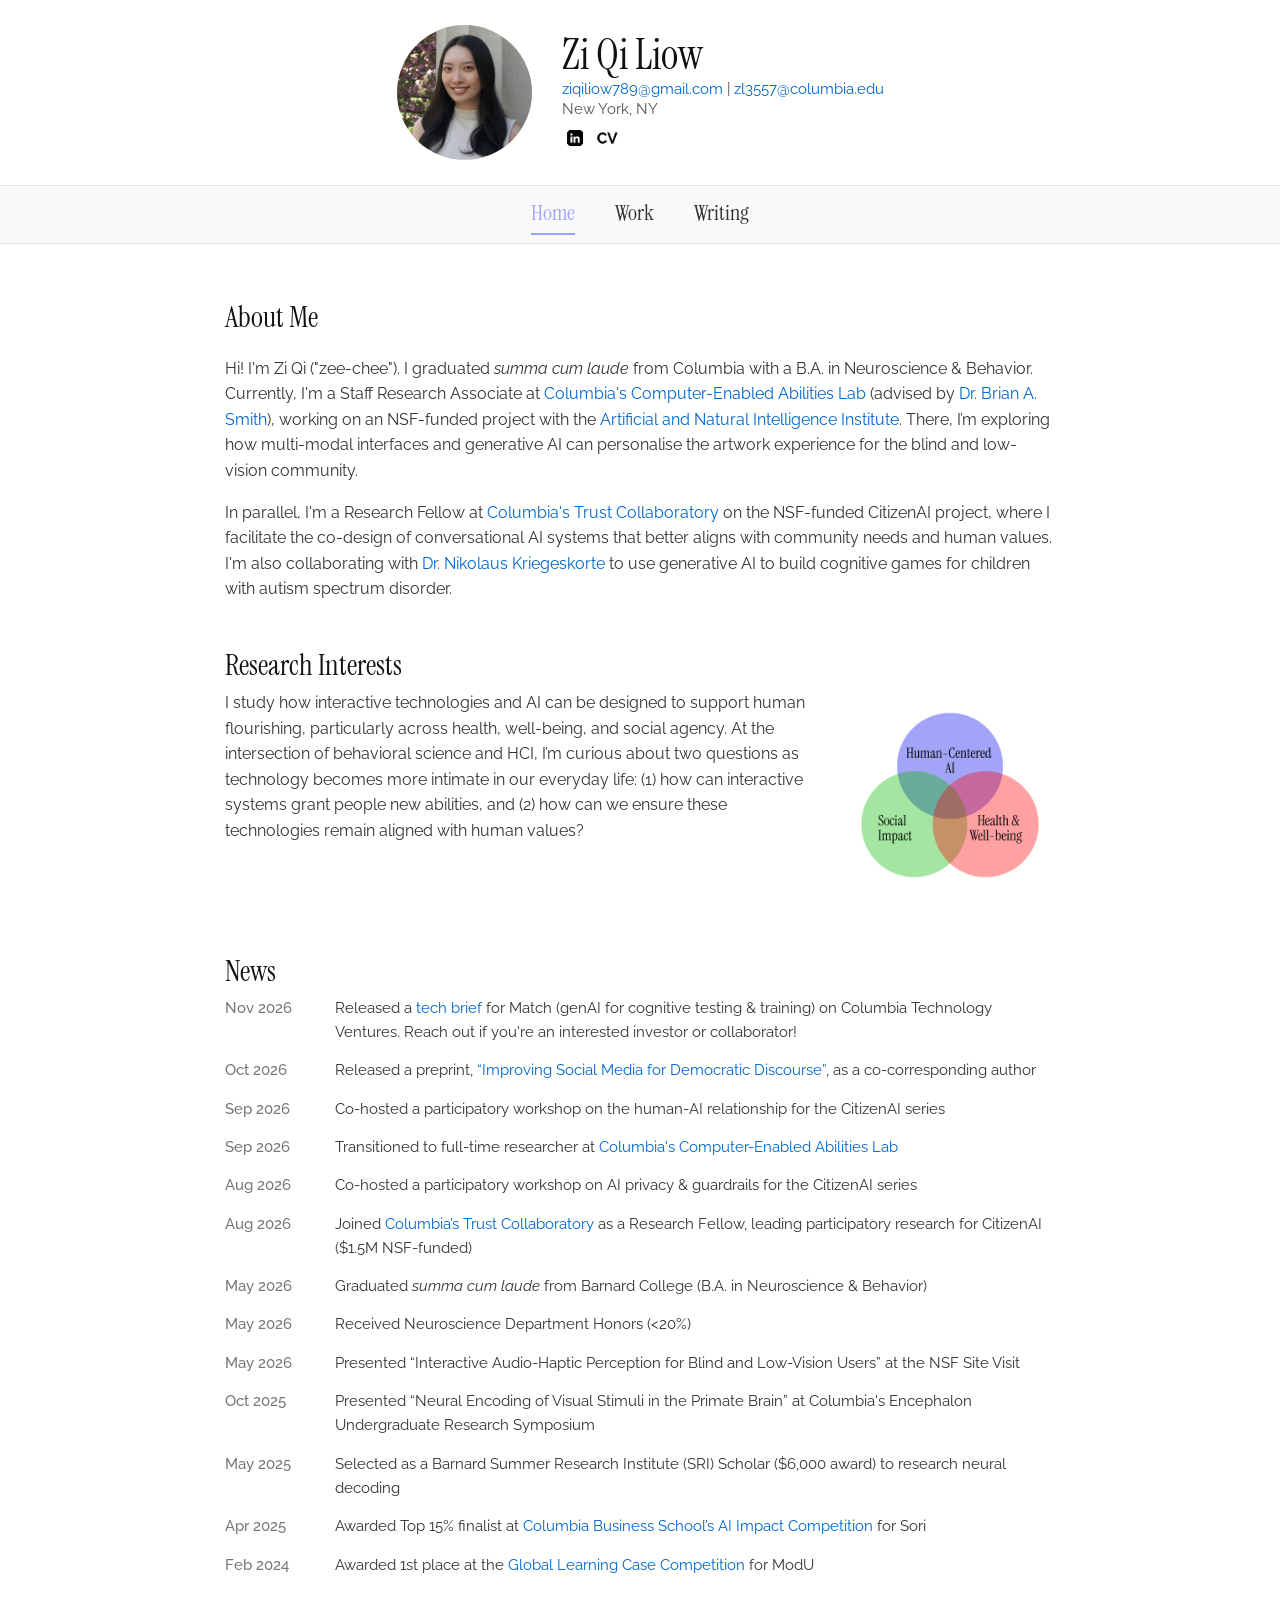
<file: index.html>
<!DOCTYPE html>
<html lang="en">
<head>
  <meta charset="UTF-8">
  <meta name="viewport" content="width=device-width, initial-scale=1.0">
  <title>Zi Qi Liow</title>
  
  <!-- Favicon / Tab Icon -->
  <link rel="icon" type="image/png" sizes="192x192" href="https://ziqiliow.com/website_icon.png">
<link rel="apple-touch-icon" href="https://ziqiliow.com/website_icon.png">
  
  <!-- Google Fonts: Instrument Serif & Raleway -->
  <link rel="preconnect" href="https://fonts.googleapis.com">
  <link rel="preconnect" href="https://fonts.gstatic.com" crossorigin>
  <link href="https://fonts.googleapis.com/css2?family=Instrument+Serif:ital@0;1&family=Raleway:ital,wght@0,400;0,500;0,600;1,400&display=swap" rel="stylesheet">
  
  <link rel="stylesheet" href="style.css">
  <link rel="canonical" href="https://ziqiliow.com/">
</head>
<body>

  <!-- Header & Navigation Bar -->
  <header class="header-container">
    <div class="profile-header">
      <div class="profile-photo">
        <img src="/profile.jpg" alt="Zi Qi Liow">
      </div>
      <div class="profile-info">
        <h1>Zi Qi Liow</h1>
        <p class="contact-info">
          <a href="mailto:ziqiliow789@gmail.com">ziqiliow789@gmail.com</a> | 
          <a href="mailto:zl3557@columbia.edu">zl3557@columbia.edu</a><br>
          New York, NY
        </p>
        <div class="social-icons">
          <!-- LinkedIn Image Link -->
          <a href="https://www.linkedin.com/in/ziqiliow/" target="_blank" rel="noopener noreferrer" aria-label="LinkedIn">
            <img src="linkedin_logo.png" alt="LinkedIn" class="header-social-img">
          </a>
          <!-- CV Image Link -->
          <a href="cv.pdf" target="_blank" rel="noopener noreferrer" aria-label="CV">
            <img src="cv_logo.png" alt="CV" class="header-social-img">
          </a>
        </div>
      </div>
    </div>

<!-- Full Width Navigation Bar -->
    <nav class="navbar">
      <div class="nav-content">
        <a href="/" class="active">Home</a>
        <a href="/projects">Work</a>
        <a href="https://medium.com/@ziqiliow" target="_blank" rel="noopener noreferrer">Writing</a>
      </div>
    </nav>
  </header>

  <!-- Wrapping Container matching projects.html -->
  <div class="container">
    
    <!-- About Me Section -->
    <section class="section">
      <h2>About Me</h2>
      <p>Hi! I'm Zi Qi ("zee-chee"). I graduated <em>summa cum laude</em> from Columbia with a B.A. in Neuroscience & Behavior. Currently, I'm a Staff Research Associate at <a href="https://ceal.cs.columbia.edu/" target="_blank" rel="noopener noreferrer">Columbia's Computer-Enabled Abilities Lab</a> (advised by <a href="https://www.engineering.columbia.edu/faculty-staff/directory/brian-smith" target="_blank" rel="noopener noreferrer">Dr. Brian A. Smith</a>), working on an NSF-funded project with the <a href="https://arni-institute.org" target="_blank" rel="noopener noreferrer">Artificial and Natural Intelligence Institute</a>. There, I’m exploring how multi-modal interfaces and generative AI can personalise the artwork experience for the blind and low-vision community.</p>

<p>In parallel, I'm a Research Fellow at <a href="https://www.trustcollaboratory.org/" target="_blank" rel="noopener noreferrer">Columbia's Trust Collaboratory</a> on the NSF-funded CitizenAI project, where I facilitate the co-design of conversational AI systems that better aligns with community needs and human values. I'm also collaborating with <a href="https://zuckermaninstitute.columbia.edu/nikolaus-kriegeskorte-phd" target="_blank" rel="noopener noreferrer">Dr. Nikolaus Kriegeskorte</a> to use generative AI to build cognitive games for children with autism spectrum disorder.</p>
    </section>

    <!-- Research Interests Section -->
    <section class="section">
      <h2>Research Interests</h2>
      <div class="research-grid">
        <div class="research-text">
          <p>I study how interactive technologies and AI can be designed to support human flourishing, particularly across health, well-being, and social agency. At the intersection of behavioral science and HCI, I’m curious about two questions as technology becomes more intimate in our everyday life: (1) how can interactive systems grant people new abilities, and (2) how can we ensure these technologies remain aligned with human values?</p>
        </div>
        <div class="research-graphic">
          <img src="homepage_graphic.png" alt="Research Interests Diagram">
        </div>
      </div>
    </section>

    <!-- News Section -->
    <section id="news" class="section">
      <h2>News</h2>
      <ul class="news-list">
        <li>
          <span class="news-date">Nov 2026</span>
          <span class="news-content">Released a <a href="https://inventions.techventures.columbia.edu/technologies/generative-ai-platform-for--CU26416" target="_blank" rel="noopener">tech brief</a> for Match (genAI for cognitive testing & training) on Columbia Technology Ventures. Reach out if you're an interested investor or collaborator! </span>
        </li>
        <li>
          <span class="news-date">Oct 2026</span>
          <span class="news-content">Released a preprint, <a href="https://arxiv.org/abs/2610.10816" target="_blank" rel="noopener">“Improving Social Media for Democratic Discourse”</a>, as a co-corresponding author</span>
        </li>
        <li>
          <span class="news-date">Sep 2026</span>
          <span class="news-content">Co-hosted a participatory workshop on the human-AI relationship for the CitizenAI series</span>
        </li>
        <li>
          <span class="news-date">Sep 2026</span>
          <span class="news-content">Transitioned to full-time researcher at <a href="https://ceal.cs.columbia.edu/" target="_blank" rel="noopener">Columbia's Computer-Enabled Abilities Lab</a></span>
        </li>
        <li>
          <span class="news-date">Aug 2026</span>
          <span class="news-content">Co-hosted a participatory workshop on AI privacy &amp; guardrails for the CitizenAI series</span>
        </li>
        <li>
          <span class="news-date">Aug 2026</span>
          <span class="news-content">Joined <a href="https://www.trustcollaboratory.org/" target="_blank" rel="noopener">Columbia’s Trust Collaboratory</a> as a Research Fellow, leading participatory research for CitizenAI ($1.5M NSF-funded)</span>
        </li>
        <li>
          <span class="news-date">May 2026</span>
          <span class="news-content">Graduated <em>summa cum laude</em> from Barnard College (B.A. in Neuroscience &amp; Behavior)</span>
        </li>
        <li>
          <span class="news-date">May 2026</span>
          <span class="news-content">Received Neuroscience Department Honors (&lt;20%)</span>
        </li>
        <li>
          <span class="news-date">May 2026</span>
          <span class="news-content">Presented “Interactive Audio-Haptic Perception for Blind and Low-Vision Users” at the NSF Site Visit</span>
        </li>
        <li>
          <span class="news-date">Oct 2025</span>
          <span class="news-content">Presented “Neural Encoding of Visual Stimuli in the Primate Brain” at Columbia's Encephalon Undergraduate Research Symposium</span>
        </li>
        <li>
          <span class="news-date">May 2025</span>
          <span class="news-content">Selected as a Barnard Summer Research Institute (SRI) Scholar ($6,000 award) to research neural decoding</span>
        </li>
        <li>
          <span class="news-date">Apr 2025</span>
          <span class="news-content">Awarded Top 15% finalist at <a href="https://events.business.columbia.edu/event/ai-impact-challenge" target="_blank" rel="noopener">Columbia Business School’s AI Impact Competition</a> for Sori</span>
        </li>
        <li>
          <span class="news-date">Feb 2024</span>
          <span class="news-content">Awarded 1st place at the <a href="https://www.engineering.utoronto.ca/event/global-learning-case-competition/" target="_blank" rel="noopener">Global Learning Case Competition</a> for ModU</span>
        </li>
      </ul>
    </section>

  </div>

</body>
</html>
</file>
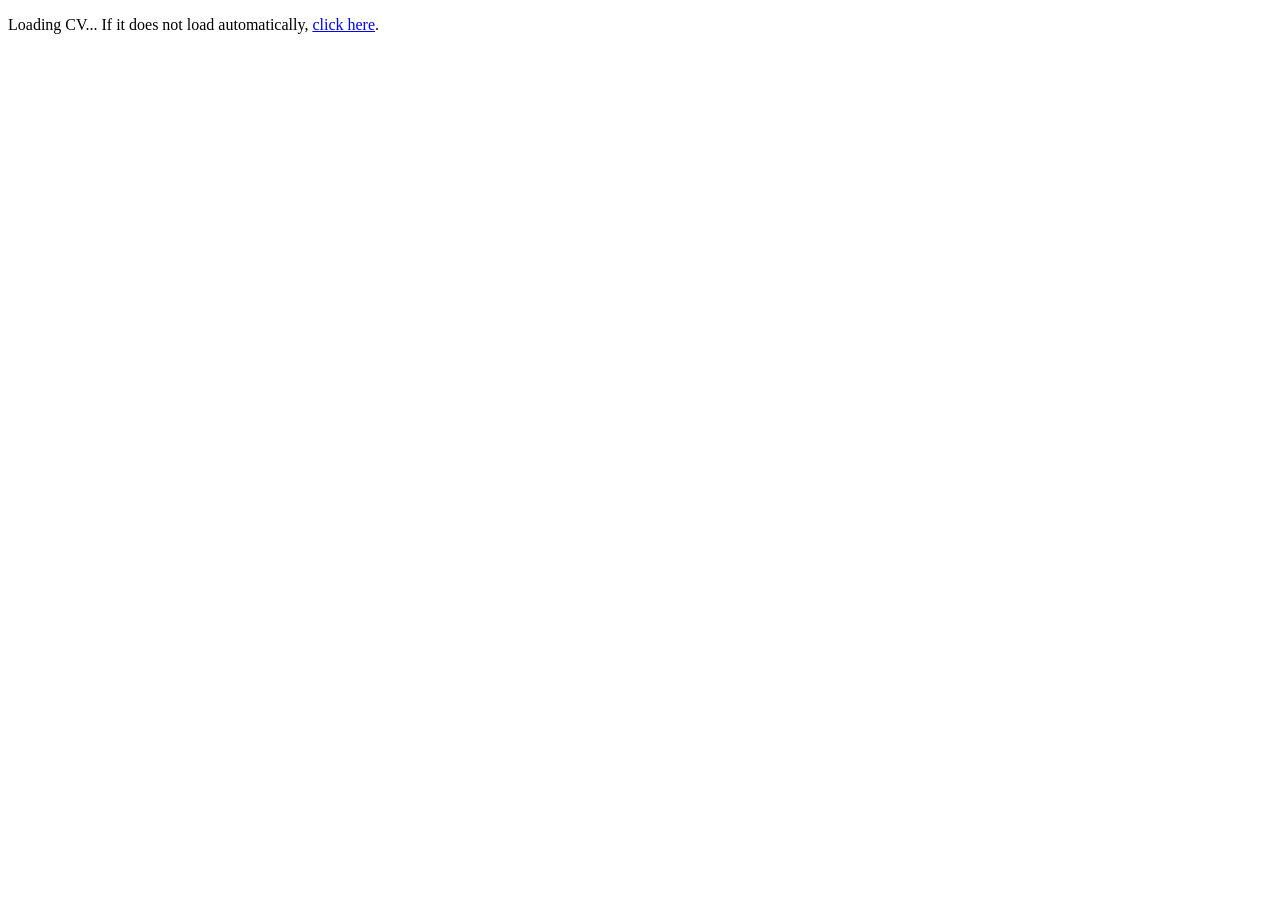
<file: cv/index.html>
<!DOCTYPE html>
<html lang="en">
<head>
    <meta charset="UTF-8">
    <meta http-equiv="refresh" content="0; url=/cv.pdf">
    <title>Zi Qi Liow — CV</title>
</head>
<body>
    <p>Loading CV... If it does not load automatically, <a href="/cv.pdf">click here</a>.</p>
</body>
</html>
</file>
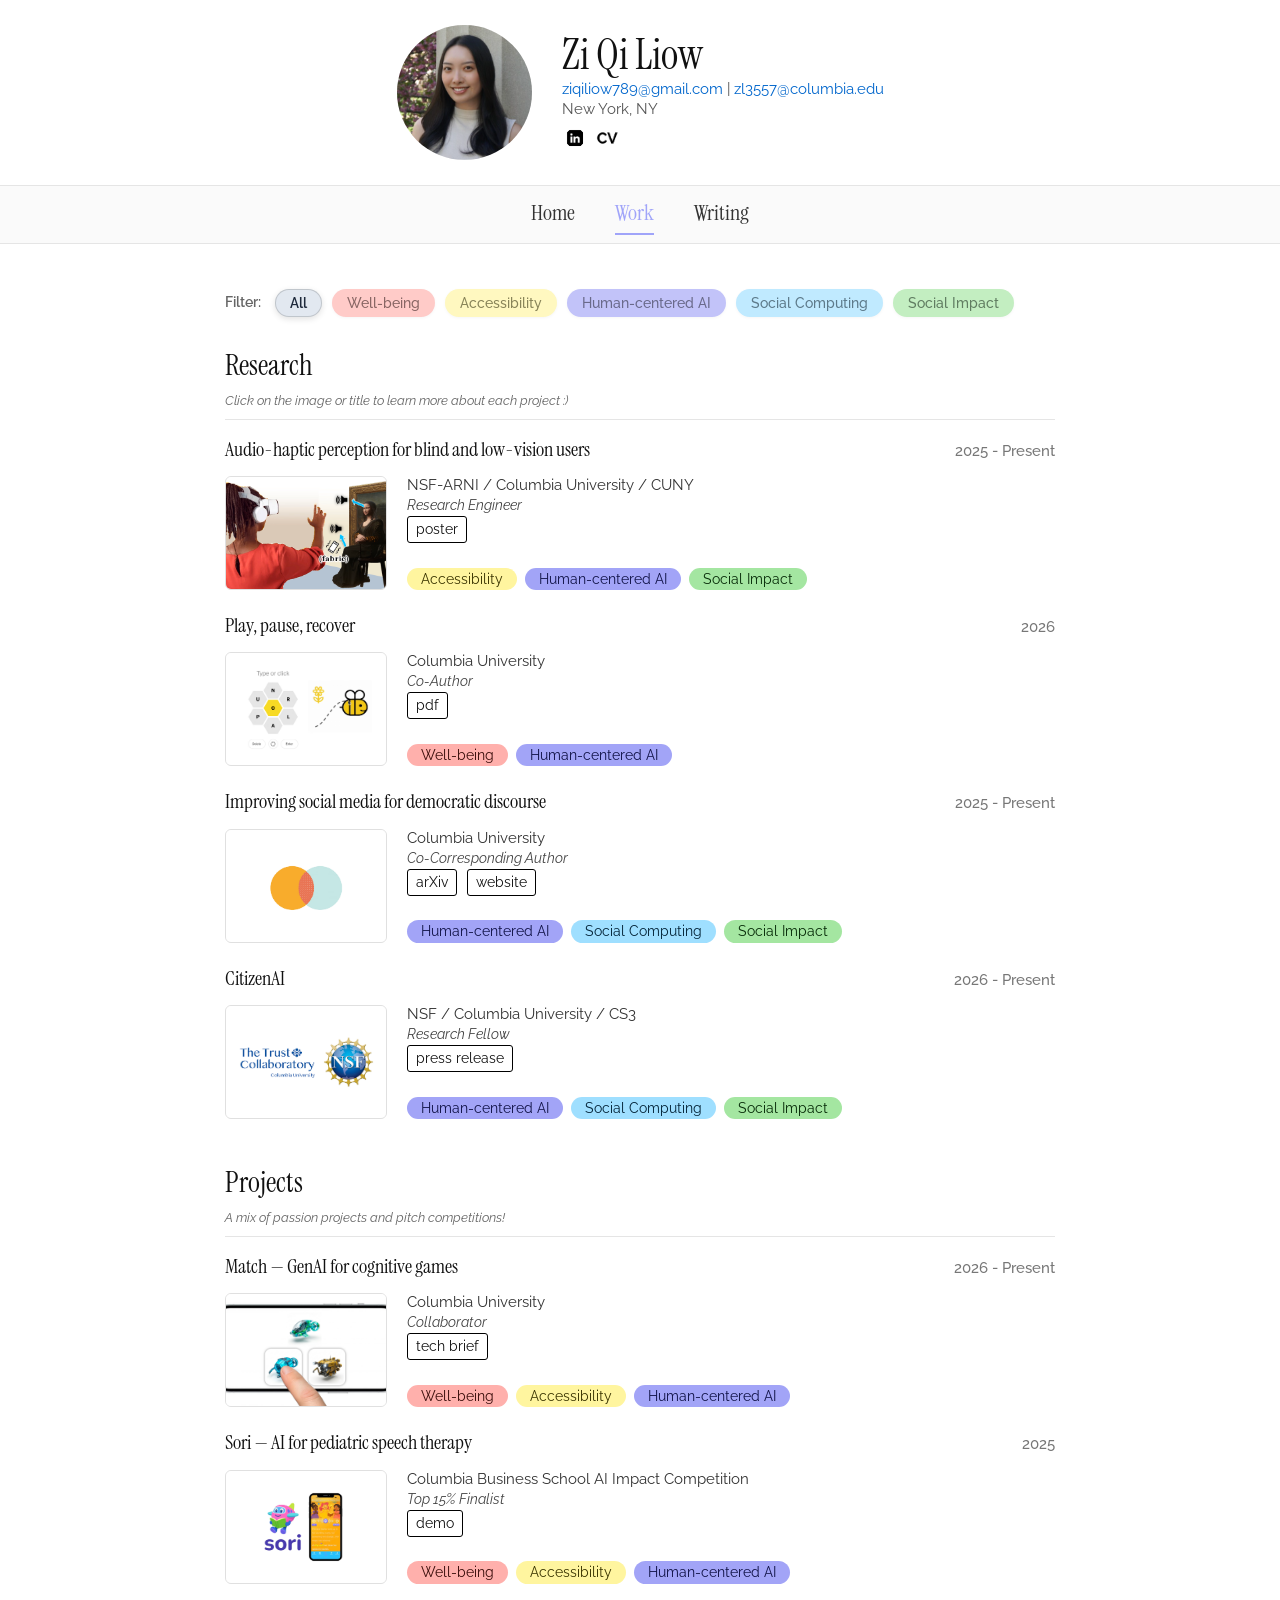
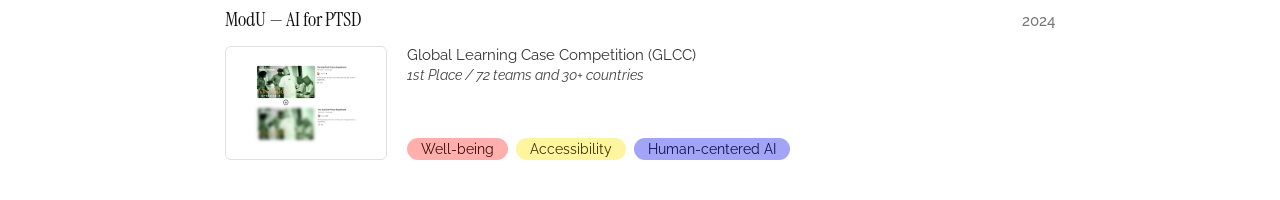
<file: projects/index.html>
<!DOCTYPE html>
<html lang="en">
<head>
  <meta charset="UTF-8">
  <meta name="viewport" content="width=device-width, initial-scale=1.0">
  <title>Projects - Zi Qi Liow</title>
  
  <!-- Favicon / Tab Icon -->
  <link rel="icon" type="image/png" href="/website_icon.png">
  
  <!-- Google Fonts: Instrument Serif & Raleway -->
  <link rel="preconnect" href="https://fonts.googleapis.com">
  <link rel="preconnect" href="https://fonts.gstatic.com" crossorigin>
  <link href="https://fonts.googleapis.com/css2?family=Instrument+Serif:ital@0;1&family=Raleway:ital,wght@0,400;0,500;0,600;1,400&display=swap" rel="stylesheet">
  
  <link rel="stylesheet" href="/style.css">
  <link rel="canonical" href="https://ziqiliow.com/projects">

  <style>
    /* Tag Filter Bar Container */
    .filter-bar-container {
      width: 100%;
      max-width: 860px;
      margin: 20px auto 15px auto;
      padding: 0 15px;
      display: flex;
      flex-wrap: wrap;
      align-items: center;
      gap: 10px;
      box-sizing: border-box;
    }

    .filter-label {
      font-family: 'Raleway', sans-serif;
      font-size: 0.85rem;
      font-weight: 600;
      color: #666;
      margin-right: 4px;
    }

    /* Tag Pills (Interactive Filter Bar) */
    .tag-pill {
      font-family: 'Raleway', sans-serif;
      font-size: 0.85rem;
      font-weight: 500;
      padding: 5px 14px;
      border-radius: 20px;
      border: 1px solid transparent;
      cursor: pointer;
      user-select: none;
      transition: all 0.2s ease;
      opacity: 0.65;
      display: inline-flex;
      align-items: center;
      box-shadow: 0 1px 3px rgba(0,0,0,0.05);
    }

    .tag-pill:hover {
      opacity: 0.85;
      transform: translateY(-1px);
    }

    .tag-pill.active {
      opacity: 1;
      font-weight: 600;
      box-shadow: 0 2px 6px rgba(0,0,0,0.12);
      border-color: rgba(0,0,0,0.15);
    }

    /* Color definitions for Tag Pills */
    .tag-pill[data-tag="all"] { background-color: #e2e8f0; color: #1e293b; }
    .tag-pill[data-tag="Well-being"] { background-color: #ffb0ac; color: #4a1512; }
    .tag-pill[data-tag="Accessibility"] { background-color: #fff59f; color: #4a4300; }
    .tag-pill[data-tag="Human-centered AI"] { background-color: #a2a4f7; color: #1b1b4d; }
    .tag-pill[data-tag="Social Computing"] { background-color: #9fdfff; color: #08344d; }
    .tag-pill[data-tag="Social Impact"] { background-color: #a4e6a1; color: #0d380e; }

    /* Project Card Layout Restructuring */
    .project-card {
      display: flex;
      flex-direction: column;
      margin-bottom: 24px;
      transition: opacity 0.3s ease, transform 0.3s ease;
    }

    .project-title-header {
    display: flex;
    justify-content: space-between;
    align-items: baseline;
    width: 100%;
    margin: 0 0 3px 0;     /* small gap below the title */
    padding: 0;
}

    .project-title-header h3 {
      margin: 0;
      font-family: 'Instrument Serif', serif;
      font-size: 1.25rem;
      font-weight: 400;
      color: #111;
      line-height: 1.1;
    }

    .project-year {
      font-family: 'Raleway', sans-serif;
      font-size: 0.95rem;
      color: #777;
    }

    .project-body-row {
      display: flex;
      flex-direction: row;
      align-items: stretch;
      gap: 20px;
      width: 100%;
    }

    /* Image Thumbnail Container */
    .project-image-placeholder {
      width: 160px;
      height: 112px;
      flex-shrink: 0;
      border-radius: 6px;
      overflow: hidden;
      display: flex;
      align-items: center;
      justify-content: center;
      background-color: #f5f5f5;
    }

    .project-image-placeholder img {
      width: 100%;
      height: 100%;
      object-fit: cover;
    }

    /* Side details block */
    .project-details-side {
      display: flex;
      flex-direction: column;
      justify-content: space-between;
      min-height: 112px;
      box-sizing: border-box;
    }

    .project-info-text {
      display: flex;
      flex-direction: column;
      gap: 2px;
    }

    .project-meta {
      font-family: 'Raleway', sans-serif;
      font-size: 0.95rem;
      color: #333;
      margin: 0;
      line-height: 1.25;
    }

    .project-role {
      font-family: 'Raleway', sans-serif;
      font-size: 0.85rem;
      font-style: italic;
      color: #444;
      margin: 0;
      line-height: 1.25;
    }

    .project-links {
      font-family: 'Raleway', sans-serif;
      font-size: 0.85rem;
      margin: 0;
      line-height: 1.25;
    }

    .project-links a {
      color: #111;
      text-decoration: underline;
    }

    /* Tags displayed on individual Project Cards */
    .project-tags {
      display: flex;
      flex-wrap: wrap;
      gap: 8px;
      margin-top: 8px;
      margin-bottom: 0;
    }

    .card-tag {
      font-family: 'Raleway', raleway;
      font-size: 0.85rem;
      padding: 3px 14px;
      border-radius: 18px;
      display: inline-block;
      line-height: 1.2;
      margin: 0;
    }

    .card-tag.tag-wellbeing { background-color: #ffb0ac; color: #3a0d0a; }
    .card-tag.tag-accessibility { background-color: #fff59f; color: #3a3400; }
    .card-tag.tag-hcai { background-color: #a2a4f7; color: #111347; }
    .card-tag.tag-socialcomp { background-color: #9fdfff; color: #042438; }
    .card-tag.tag-socialimpact { background-color: #a4e6a1; color: #072b08; }

    .project-card.is-hidden {
      display: none !important;
    }
  </style>
</head>
<body>

  <!-- Header & Navigation Bar -->
  <header class="header-container">
    <div class="profile-header">
      <div class="profile-photo">
        <img src="/profile.jpg" alt="Zi Qi Liow">
      </div>
      <div class="profile-info">
        <h1>Zi Qi Liow</h1>
        <p class="contact-info">
          <a href="mailto:ziqiliow789@gmail.com">ziqiliow789@gmail.com</a> | 
          <a href="mailto:zl3557@columbia.edu">zl3557@columbia.edu</a><br>
          New York, NY
        </p>
        <div class="social-icons">
          <!-- LinkedIn Image Link -->
          <a href="https://www.linkedin.com/in/ziqiliow/" target="_blank" rel="noopener noreferrer" aria-label="LinkedIn">
            <img src="/linkedin_logo.png" alt="LinkedIn" class="header-social-img">
          </a>
          <!-- CV Image Link -->
          <a href="/cv" target="_blank" rel="noopener noreferrer">
            <img src="/cv_logo.png" alt="CV" class="header-social-img">
          </a>
        </div>
      </div>
    </div>

   <!-- Full Width Navigation Bar -->
    <nav class="navbar">
      <div class="nav-content">
        <a href="/">Home</a>
        <a href="/Work" class="active">Work</a>
        <a href="https://medium.com/@ziqiliow" target="_blank" rel="noopener noreferrer">Writing</a>
      </div>
    </nav>
  </header>

  <!-- Tag Filter Bar -->
  <div class="filter-bar-container">
    <span class="filter-label">Filter:</span>
    <button class="tag-pill active" data-tag="all" onclick="toggleTag('all')">All</button>
    <button class="tag-pill" data-tag="Well-being" onclick="toggleTag('Well-being')">Well-being</button>
    <button class="tag-pill" data-tag="Accessibility" onclick="toggleTag('Accessibility')">Accessibility</button>
    <button class="tag-pill" data-tag="Human-centered AI" onclick="toggleTag('Human-centered AI')">Human-centered AI</button>
    <button class="tag-pill" data-tag="Social Computing" onclick="toggleTag('Social Computing')">Social Computing</button>
    <button class="tag-pill" data-tag="Social Impact" onclick="toggleTag('Social Impact')">Social Impact</button>
  </div>

  <div class="container">
    
    <!-- Selected Research Section -->
    <section id="research-section" class="section">
      <div class="section-header-group">
        <h2>Research</h2>
        <p class="section-subtext">Click on the image or title to learn more about each project :)</p>
      </div>
      
      <!-- Project 1: Audio-Haptic -->
      <div class="project-card" data-tags="Accessibility,Human-centered AI,Social Impact">
        <div class="project-title-header">
          <h3 class="project-title clickable" onclick="openModal('audioHapticModal')">Audio-haptic perception for blind and low-vision users</h3>
          <span class="project-year">2025 - Present</span>
        </div>
        <div class="project-body-row">
          <div class="project-image-placeholder clickable" onclick="openModal('audioHapticModal')">
            <img src="/audiohaptic_icon.png" alt="Audio-haptic perception icon">
          </div>
          <div class="project-details-side">
            <div class="project-info-text">
              <div class="project-meta">NSF-ARNI / Columbia University / CUNY</div>
              <div class="project-role">Research Engineer</div>
              <p class="project-links">
                <a href="javascript:void(0)" onclick="openModal('posterImageModal')">poster</a>
              </p>
            </div>
            <div class="project-tags">
              <span class="card-tag tag-accessibility">Accessibility</span>
              <span class="card-tag tag-hcai">Human-centered AI</span>
              <span class="card-tag tag-socialimpact">Social Impact</span>
            </div>
          </div>
        </div>
      </div>

      <!-- Project 2: Play, Pause, Recover -->
      <div class="project-card" data-tags="Well-being,Human-centered AI">
        <div class="project-title-header">
          <h3 class="project-title clickable" onclick="openModal('pppModal')">Play, pause, recover</h3>
          <span class="project-year">2026</span>
        </div>
        <div class="project-body-row">
          <div class="project-image-placeholder clickable" onclick="openModal('pppModal')">
            <img src="/PPP_icon.png" alt="Play, Pause, Recover icon">
          </div>
          <div class="project-details-side">
            <div class="project-info-text">
              <div class="project-meta">Columbia University</div>
              <div class="project-role">Co-Author</div>
              <p class="project-links">
                <a href="https://drive.google.com/file/d/1htiqvMEo8HlAUTI6R_zsqLbRY6SJNgIN/view?usp=sharing" target="_blank" rel="noopener noreferrer">pdf</a>
              </p>
            </div>
            <div class="project-tags">
              <span class="card-tag tag-wellbeing">Well-being</span>
              <span class="card-tag tag-hcai">Human-centered AI</span>
            </div>
          </div>
        </div>
      </div>

      <!-- Project 3: Social Media -->
      <div class="project-card" data-tags="Human-centered AI,Social Computing,Social Impact">
        <div class="project-title-header">
          <h3 class="project-title clickable" onclick="openModal('socialMediaModal')">Improving social media for democratic discourse</h3>
          <span class="project-year">2025 - Present</span>
        </div>
        <div class="project-body-row">
          <div class="project-image-placeholder clickable" onclick="openModal('socialMediaModal')">
            <img src="/socialmedia_icon.png" alt="Improving social media icon">
          </div>
          <div class="project-details-side">
            <div class="project-info-text">
              <div class="project-meta">Columbia University</div>
              <div class="project-role">Co-Corresponding Author</div>
              <p class="project-links">
                <a href="https://arxiv.org/abs/2610.10816" target="_blank" rel="noopener noreferrer">arXiv</a> <a href="https://improving-social-media.vercel.app/#home" target="_blank" rel="noopener noreferrer">website</a>
              </p>
            </div>
            <div class="project-tags">
              <span class="card-tag tag-hcai">Human-centered AI</span>
              <span class="card-tag tag-socialcomp">Social Computing</span>
              <span class="card-tag tag-socialimpact">Social Impact</span>
            </div>
          </div>
        </div>
      </div>

      <!-- Project 4: CitizenAI -->
      <div class="project-card" data-tags="Human-centered AI,Social Computing,Social Impact">
        <div class="project-title-header">
          <h3 class="project-title clickable" onclick="openModal('citizenAiModal')">CitizenAI</h3>
          <span class="project-year">2026 - Present</span>
        </div>
        <div class="project-body-row">
          <div class="project-image-placeholder clickable" onclick="openModal('citizenAiModal')">
            <img src="/citizenai_icon.png" alt="CitizenAI icon">
          </div>
          <div class="project-details-side">
            <div class="project-info-text">
              <div class="project-meta">NSF / Columbia University / CS3</div>
              <div class="project-role">Research Fellow</div>
              <p class="project-links">
                <a href="https://static1.squarespace.com/static/631e3a6b49aa512bf1de4b11/t/6897735380fce05566d10770/1754755923260/Press+Release+teLLMe.pdf" target="_blank" rel="noopener noreferrer">press release</a>
              </p>
            </div>
            <div class="project-tags">
              <span class="card-tag tag-hcai" >Human-centered AI</span>
              <span class="card-tag tag-socialcomp">Social Computing</span>
              <span class="card-tag tag-socialimpact">Social Impact</span>
            </div>
          </div>
        </div>
      </div>
    </section>

    <!-- Selected Projects Section -->
    <section id="other-projects-section" class="section">
      <div class="section-header-group">
        <h2>Projects</h2>
        <p class="section-subtext">A mix of passion projects and pitch competitions!</p>
      </div>

      <!-- Project 5: Match -->
      <div class="project-card" data-tags="Well-being,Accessibility,Human-centered AI">
        <div class="project-title-header">
          <h3 class="project-title clickable" onclick="openModal('matchModal')">Match — GenAI for cognitive games</h3>
          <span class="project-year">2026 - Present</span>
        </div>
        <div class="project-body-row">
          <div class="project-image-placeholder clickable" onclick="openModal('matchModal')">
            <img src="/match.png" alt="Match: genAI for cognitive games icon">
          </div>
          <div class="project-details-side">
            <div class="project-info-text">
              <div class="project-meta">Columbia University</div>
              <div class="project-role"><em>Collaborator</em></div>
              <p class="project-links">
                <a href="https://inventions.techventures.columbia.edu/technologies/generative-ai-platform-for--CU26416" target="_blank" rel="noopener noreferrer">tech brief</a>
              </p>
            </div>
            <div class="project-tags">
              <span class="card-tag tag-wellbeing">Well-being</span>
              <span class="card-tag tag-accessibility">Accessibility</span>
              <span class="card-tag tag-hcai">Human-centered AI</span>
            </div>
          </div>
        </div>
      </div>

      <!-- Project 6: Sori -->
      <div class="project-card" data-tags="Well-being,Accessibility,Human-centered AI">
        <div class="project-title-header">
          <h3 class="project-title clickable" onclick="openModal('soriModal')">Sori — AI for pediatric speech therapy</h3>
          <span class="project-year">2025</span>
        </div>
        <div class="project-body-row">
          <div class="project-image-placeholder clickable" onclick="openModal('soriModal')">
            <img src="/sori_icon.png" alt="Sori icon">
          </div>
          <div class="project-details-side">
            <div class="project-info-text">
              <div class="project-meta">Columbia Business School AI Impact Competition</div>
              <div class="project-role">Top 15% Finalist</div>
              <p class="project-links">
                <a href="javascript:void(0)" onclick="openModal('soriDemoModal')">demo</a>
              </p>
            </div>
            <div class="project-tags">
              <span class="card-tag tag-wellbeing">Well-being</span>
              <span class="card-tag tag-accessibility">Accessibility</span>
              <span class="card-tag tag-hcai">Human-centered AI</span>
            </div>
          </div>
        </div>
      </div>

      <!-- Project 7: ModU -->
      <div class="project-card" data-tags="Well-being,Accessibility,Human-centered AI">
        <div class="project-title-header">
          <h3 class="project-title clickable" onclick="openModal('modUModal')">ModU — AI for PTSD</h3>
          <span class="project-year">2024</span>
        </div>
        <div class="project-body-row">
          <div class="project-image-placeholder clickable" onclick="openModal('modUModal')">
            <img src="/modu_icon.png" alt="ModU icon">
          </div>
          <div class="project-details-side">
            <div class="project-info-text">
              <div class="project-meta">Global Learning Case Competition (GLCC)</div>
              <div class="project-role">1st Place / 72 teams and 30+ countries</div>
            </div>
            <div class="project-tags">
              <span class="card-tag tag-wellbeing">Well-being</span>
              <span class="card-tag tag-accessibility">Accessibility</span>
              <span class="card-tag tag-hcai">Human-centered AI</span>
            </div>
          </div>
        </div>
      </div>
    </section>

  </div>

  <!-- MODALS SECTION -->
  <!-- Modal 0: Audio-Haptic Poster Image Pop-Up -->
  <div id="posterImageModal" class="modal" role="dialog" aria-modal="true" onclick="closeModal('posterImageModal')">
    <div class="modal-content video-modal-content" onclick="event.stopPropagation()">
      <span class="close-btn" onclick="closeModal('posterImageModal')">&times;</span>
      <img src="/audiohaptic_poster.jpg" alt="Audio-Haptic Poster" style="width: 100%; border-radius: 6px; display: block;">
    </div>
  </div>

  <!-- Modal 0.5: Sori Demo Video Pop-Up -->
  <div id="soriDemoModal" class="modal" role="dialog" aria-modal="true" onclick="closeModal('soriDemoModal')">
    <div class="modal-content video-modal-content" onclick="event.stopPropagation()">
      <span class="close-btn" onclick="closeModal('soriDemoModal')">&times;</span>
      <video id="soriVideo" controls style="width: 100%; border-radius: 6px;">
        <source src="/sori_demo.mp4" type="video/mp4">
        Your browser does not support the video tag.
      </video>
    </div>
  </div>

  <!-- Modal 1: Audio-Haptic -->
  <div id="audioHapticModal" class="modal" role="dialog" aria-modal="true" onclick="closeModal('audioHapticModal')">
    <div class="modal-content project-modal-content" onclick="event.stopPropagation()">
      <span class="close-btn" onclick="closeModal('audioHapticModal')">&times;</span>
      <h2>Audio-haptic perception for blind and low-vision users</h2>
      <div class="modal-meta-bar">
        <span><strong>Role:</strong> Research Engineer</span> | 
        <span><strong>Venue:</strong> NSF-ARNI / Columbia / CUNY</span> | 
        <span><strong>Timeline:</strong> 2025 - Present</span>
      </div>
      <div class="modal-body">
        <p>
          This research is funded through the AI Institute for Artificial and Natural Intelligence (ARNI), a $20 million multidisciplinary initiative established by the National Science Foundation (NSF).
        </p>
        <p>
          <strong>PI:</strong> Kathleen McKeown, Columbia<br>
          <strong>Co-PIs:</strong> Brian A. Smith, Columbia; Tatiana Aloi Emmanouil, CUNY; Nikolaus Kriegeskorte, Columbia; Carl Vondrick, Columbia
        </p>
        <h3>Overview</h3>
        <p>
          A picture is worth a thousand words, but only if the viewer can experience it. Our project aims to help blind and low-vision (BLV) people experience works of art, including their sensory and semantic dimensions, their emotional valence, the artist’s intentions, and other contextual information. Our project brings together researchers from vision, language, and interaction design, all informed by cognitive science, to develop AI Art Immersion for the visually impaired. Our work is inspired by the human visual system, which gives us an instant sense of our surroundings and lets us explore a complex scene interactively with eye movements and internal shifts of attention, enabling us to rapidly grasp the layout, the objects and characters present, and how the elements relate to each other.
        </p>
        <h3>Partnerships</h3>
        <ul>
          <li>Helen Keller Services for the Blind</li>
          <li>National Gallery of Art</li>
          <li>New York Hall of Science</li>
        </ul>
      </div>
    </div>
  </div>

  <!-- Modal 2: Play, Pause, Recover -->
  <div id="pppModal" class="modal" role="dialog" aria-modal="true" onclick="closeModal('pppModal')">
    <div class="modal-content project-modal-content" onclick="event.stopPropagation()">
      <span class="close-btn" onclick="closeModal('pppModal')">&times;</span>
      <h2>Play, Pause, Recover</h2>
      <div class="modal-meta-bar">
        <span><strong>Role:</strong> Co-Author</span> | 
        <span><strong>Venue:</strong> Columbia University</span> | 
        <span><strong>Year:</strong> 2026</span>
      </div>
      <div class="modal-body">
        <h3>Overview</h3>
        <p>
          Short-term mental fatigue frequently disrupts player engagement in puzzle games. While Dynamic Difficulty Adjustment (DDA) is commonly used to maintain game flow, its invisible modifications to game parameters can compromise player autonomy. Conversely, psychological research shows that micro-breaks restore cognitive capacity in demanding tasks, yet no study has directly compared DDA and diegetic micro-breaks in an interactive puzzle environment. We evaluated both interventions using a modified clone of The New York Times Spelling Bee in a within-subjects study (N = 9). Results indicate that diegetic micro-breaks significantly enhance reported refreshment, autonomy, and perceived fairness, whereas DDA sustains engagement at the expense of player control.
        </p>
      </div>
    </div>
  </div>

  <!-- Modal 3: Social Media -->
  <div id="socialMediaModal" class="modal" role="dialog" aria-modal="true" onclick="closeModal('socialMediaModal')">
    <div class="modal-content project-modal-content" onclick="event.stopPropagation()">
      <span class="close-btn" onclick="closeModal('socialMediaModal')">&times;</span>
      <h2>Improving social media for democratic discourse</h2>
      <div class="modal-meta-bar">
        <span><strong>Role:</strong> Co-Corresponding Author</span> | 
        <span><strong>Venue:</strong> Columbia University</span> | 
        <span><strong>Year:</strong> 2025-Present</span>
      </div>
      <div class="modal-body">
        <h3>Overview</h3>
        <p>
          Designing social media platforms to foster healthy democratic discourse is a critical challenge driven by the limitations of today's engagement-focused, ad-revenue model. To spark cross-disciplinary innovation beyond these profit-driven incentives, this white paper introduces a set of actionable "mechanisms" designed to reduce harms like misinformation and political polarization. Ultimately, this paper serves as both an entry point for public and expert debate and a proposal of designs aimed at rebuilding a digital public sphere that enhances collective intelligence.
        </p>
      </div>
    </div>
  </div>

  <!-- Modal 4: CitizenAI -->
  <div id="citizenAiModal" class="modal" role="dialog" aria-modal="true" onclick="closeModal('citizenAiModal')">
    <div class="modal-content project-modal-content" onclick="event.stopPropagation()">
      <span class="close-btn" onclick="closeModal('citizenAiModal')">&times;</span>
      <h2>CitizenAI</h2>
      <div class="modal-meta-bar">
        <span><strong>Role:</strong> Research Fellow</span> | 
        <span><strong>Venue:</strong> NSF / Columbia / CS3 / Rutgers</span> | 
        <span><strong>Timeline:</strong> 2026 - Present</span>
      </div>
      <div class="modal-body">
        <h3>Overview</h3>
        <p>
          CitizenAI is a 3-year, $1.5M NSF-funded initiative by Columbia University’s Trust Collaboratory, CS3, and Rutgers University. The project creates a bottom-up model for responsible AI development, giving the public direct input into how AI tools are built and deployed.
        </p>
        <h3>Key Aims & Focus</h3>
        <ul>
          <li><strong>Participatory Co-Creation:</strong> Partner with civic organizations, advocacy groups, local businesses, artists, and residents through a participatory design process to build <em>teLLMe</em>, a community-based conversational AI engagement tool.</li>
          <li><strong>Human-AI Interaction & Public Trust:</strong> Conduct interdisciplinary research across social science, engineering, and data science to understand human-AI interactions and build public trust in technology.</li>
          <li><strong>Responsible AI & Governance:</strong> Generate foundational insights to inform responsible AI policy, tech governance, urban data ethics, and the future of human-centered technology.</li>
        </ul>
      </div>
    </div>
  </div>

  <!-- Modal 5: Match -->
  <div id="matchModal" class="modal" role="dialog" aria-modal="true" onclick="closeModal('matchModal')">
    <div class="modal-content project-modal-content" onclick="event.stopPropagation()">
      <span class="close-btn" onclick="closeModal('matchModal')">&times;</span>
      <h2>Match: genAI for cognitive games</h2>
      <div class="modal-meta-bar">
        <span><strong>Role:</strong> <em>Collaborator</em></span> | 
        <span><strong>Venue:</strong> Columbia University</span> | 
        <span><strong>Year:</strong> 2026</span>
      </div>
      <div class="modal-body">
        <h3>Overview</h3>
        <p>
          Current cognitive games rely on static tasks that can quickly lead to familiarity effects that lower engagement and compromise long-term accuracy. Because they rely on fixed asset sets, they only capture a snapshot of a user’s cognitive profile. Using generative AI, probabilistic modeling, and adaptive testing, we’re developing a cognitive game for children with Autism Spectrum Disorder (ASD). By generating personalized visual stimuli, the game maintains continuous novelty, keeps users engaged, and tracks how cognitive abilities evolve over time.
        </p>
      </div>
    </div>
  </div>

  <!-- Modal 6: Sori -->
  <div id="soriModal" class="modal" role="dialog" aria-modal="true" onclick="closeModal('soriModal')">
    <div class="modal-content project-modal-content" onclick="event.stopPropagation()">
      <span class="close-btn" onclick="closeModal('soriModal')">&times;</span>
      <h2>Sori — AI for pediatric speech therapy</h2>
      <div class="modal-meta-bar">
        <span><strong>Role:</strong> Top 15% Finalist</span> | 
        <span><strong>Venue:</strong> Columbia Business School AI Impact Competition</span> | 
        <span><strong>Year:</strong> 2025</span>
      </div>
      <div class="modal-body">
        <h3>Overview</h3>
        <p>
          Columbia Business School hosts an AI Impact Competition annually, a month-long start-up challenge to propose a pre-launch idea. Finalists pitch in front of VC investors and professionals from a16z, Bain, Google Gradient Ventures, and more. Our team entered the health care track. The task was to propose an AI-driven solution for your given track, with emphasis on the technical approach.
        </p>
        <h3>Backstory</h3>
        <p>
          In the summer of 2021, I interned at a speech therapy clinic in Hong Kong, where I spent three months training under speech-language pathologists to support children with Selective Mutism and Social Anxiety Disorder. I observed therapy sessions, led behavior reinforcement exercises, and helped design exposure therapy activities tailored to each child. Over time, I noticed a clear gap: once the children left our clinic, there was no structured way to monitor their speech progress or reinforce therapeutic techniques at home. The system lacked a structured way to meaningfully connected outside of sessions.
        </p>
        <blockquote class="modal-prompt-quote">
          How should we design clinician-AI co-intelligence to personalize speech therapy?
        </blockquote>
        <p>
          Our process involved extensive literature review, collaborative ideation sessions, user interviews with speech-language-pathologists, iterative prototyping, and feedback sessions about clinical integration with mentors.
        </p>
        <h3>Our Solution</h3>
        <p>
          Sori is an AI-powered storybook app that detects speech abnormalities and tracks a child's performance over time. Children use the AI chatbot to generate their own story plots and characters, creating personalized storybooks embedded with phonemic structures designed to assess speech patterns seamlessly. After each reading session, results are sent directly to the child’s speech-language pathologist, enabling more tailored and responsive treatment plans. Ultimately, Sori makes the therapy process more fun and personalized to each child.
        </p>
      </div>
    </div>
  </div>

  <!-- Modal 7: ModU -->
  <div id="modUModal" class="modal" role="dialog" aria-modal="true" onclick="closeModal('modUModal')">
    <div class="modal-content project-modal-content" onclick="event.stopPropagation()">
      <span class="close-btn" onclick="closeModal('modUModal')">&times;</span>
      <h2>ModU — AI for PTSD</h2>
      <div class="modal-meta-bar">
        <span><strong>Role:</strong> 1st Place (72 teams, 30+ countries)</span> | 
        <span><strong>Venue:</strong> Global Learning Case Competition (GLCC)</span> | 
        <span><strong>Year:</strong> 2024</span>
      </div>
      <div class="modal-body">
        <h3>Overview</h3>
        <p>
          Hosted by the University of Toronto, the Global Learning Case Competition (GLCC) invites students globally to collaborate on innovative solutions for pressing global challenges. Over 72 hours, participants work in teams, culminating in a final presentation evaluated by a panel of judges. Our prompt was: “What is one innovative way that artificial intelligence can be used for positive social change in your discipline(s) or communities?”
        </p>
        <h3>Backstory</h3>
        <p>
          Post-Traumatic Stress Disorder (PTSD) is a mental and behavioral disorder that can develop from directly or indirectly experiencing a traumatic event.
        </p>
        <p>PTSD is characterized by:</p>
        <ul>
          <li>Re-experiencing of the traumatic event(s)</li>
          <li>Persistent emotional and physiological arousal in response to reminders of the trauma</li>
          <li>Anxiety in anticipation of the next panic attack</li>
        </ul>
        <p>
          In the physical world, there are ways to manage symptoms by avoiding certain locations, people, or objects. But in the digital world, where content is constant and unfiltered, it only takes one triggering ad, video, photo to activate a panic response in PTSD patients. As a consequence, they may avoid digital spaces (such as social media and websites) to protect themselves, which can exclude them from participation in their personal and work environments.
        </p>
        <blockquote class="modal-prompt-quote">
          How should we re-design digital spaces to help people with PTSD navigate content safely?
        </blockquote>
        <h3>Our Solution</h3>
        <p>
          A plugin extension for text, audio, and visuals—designed with clinical support to help modulate a patient’s exposure to online triggers.
        </p>
        <ol>
          <li><strong>Step 1: Trigger Identification</strong> — Patients work with a psychiatrist to identify their personal triggers.</li>
          <li><strong>Step 2: LLM Model Training</strong> — An AI model is trained on diverse datasets to detect and categorize triggers across text, audio, images, and video.</li>
          <li><strong>Step 3: Real-Time Web Scraping</strong> — The plugin continuously scans incoming digital content.</li>
          <li><strong>Step 4: Content Modulation</strong> — As users interact with content, the plugin responds in real time. They can customize exposure levels (e.g., 90%, 50%, 10%). Based on these settings, the tool can blur, warn, or remove triggering material from their feed.</li>
          <li><strong>Step 5: Patient Dashboard</strong> — ModU's interactive dashboard allows patients to track and reflect on their therapy progress. With the clinician in the loop, patients can gradually increase their exposure to triggering content over time, giving the power of re-integration back into the patient's hands.</li>
        </ol>
        <p>
          Through clinician-AI collaboration, our tool is personalized to one's unique triggers, empowering PTSD patients to navigate online spaces with confidence and security.
        </p>
      </div>
    </div>
  </div>

  <script>
    // Multi-select Tag Filtering Script
    let activeTags = new Set(['all']);

    function toggleTag(tagName) {
      const allPill = document.querySelector('.tag-pill[data-tag="all"]');
      
      if (tagName === 'all') {
        activeTags.clear();
        activeTags.add('all');
        document.querySelectorAll('.tag-pill').forEach(pill => {
          pill.classList.remove('active');
        });
        allPill.classList.add('active');
      } else {
        if (activeTags.has('all')) {
          activeTags.delete('all');
          allPill.classList.remove('active');
        }

        const clickedPill = document.querySelector(`.tag-pill[data-tag="${tagName}"]`);
        
        if (activeTags.has(tagName)) {
          activeTags.delete(tagName);
          clickedPill.classList.remove('active');
        } else {
          activeTags.add(tagName);
          clickedPill.classList.add('active');
        }

        // If no topic tags are active, default back to 'All'
        if (activeTags.size === 0) {
          activeTags.add('all');
          allPill.classList.add('active');
        }
      }

      filterProjects();
    }

    function filterProjects() {
      const projects = document.querySelectorAll('.project-card');

      projects.forEach(project => {
        if (activeTags.has('all')) {
          project.classList.remove('is-hidden');
          return;
        }

        const projectTagsAttr = project.getAttribute('data-tags');
        if (!projectTagsAttr) return;

        const projectTagList = projectTagsAttr.split(',');
        const isMatch = Array.from(activeTags).some(tag => projectTagList.includes(tag));

        if (isMatch) {
          project.classList.remove('is-hidden');
        } else {
          project.classList.add('is-hidden');
        }
      });
    }

    // Modal Operations
    function openModal(id) {
      const modal = document.getElementById(id);
      if (modal) {
        modal.style.display = 'flex';
        document.body.style.overflow = 'hidden';
      }
    }

    function closeModal(id) {
      const modal = document.getElementById(id);
      if (modal) {
        modal.style.display = 'none';
        document.body.style.overflow = 'auto';
        if (id === 'soriDemoModal') {
          const video = document.getElementById('soriVideo');
          if (video) video.pause();
        }
      }
    }

    /* Close Modals on Escape Key Press */
    document.addEventListener('keydown', function(event) {
      if (event.key === 'Escape') {
        const modals = document.querySelectorAll('.modal');
        modals.forEach(modal => {
          modal.style.display = 'none';
        });
        document.body.style.overflow = 'auto';
        const video = document.getElementById('soriVideo');
        if (video) video.pause();
      }
    });
  </script>

</body>
</html>
</file>
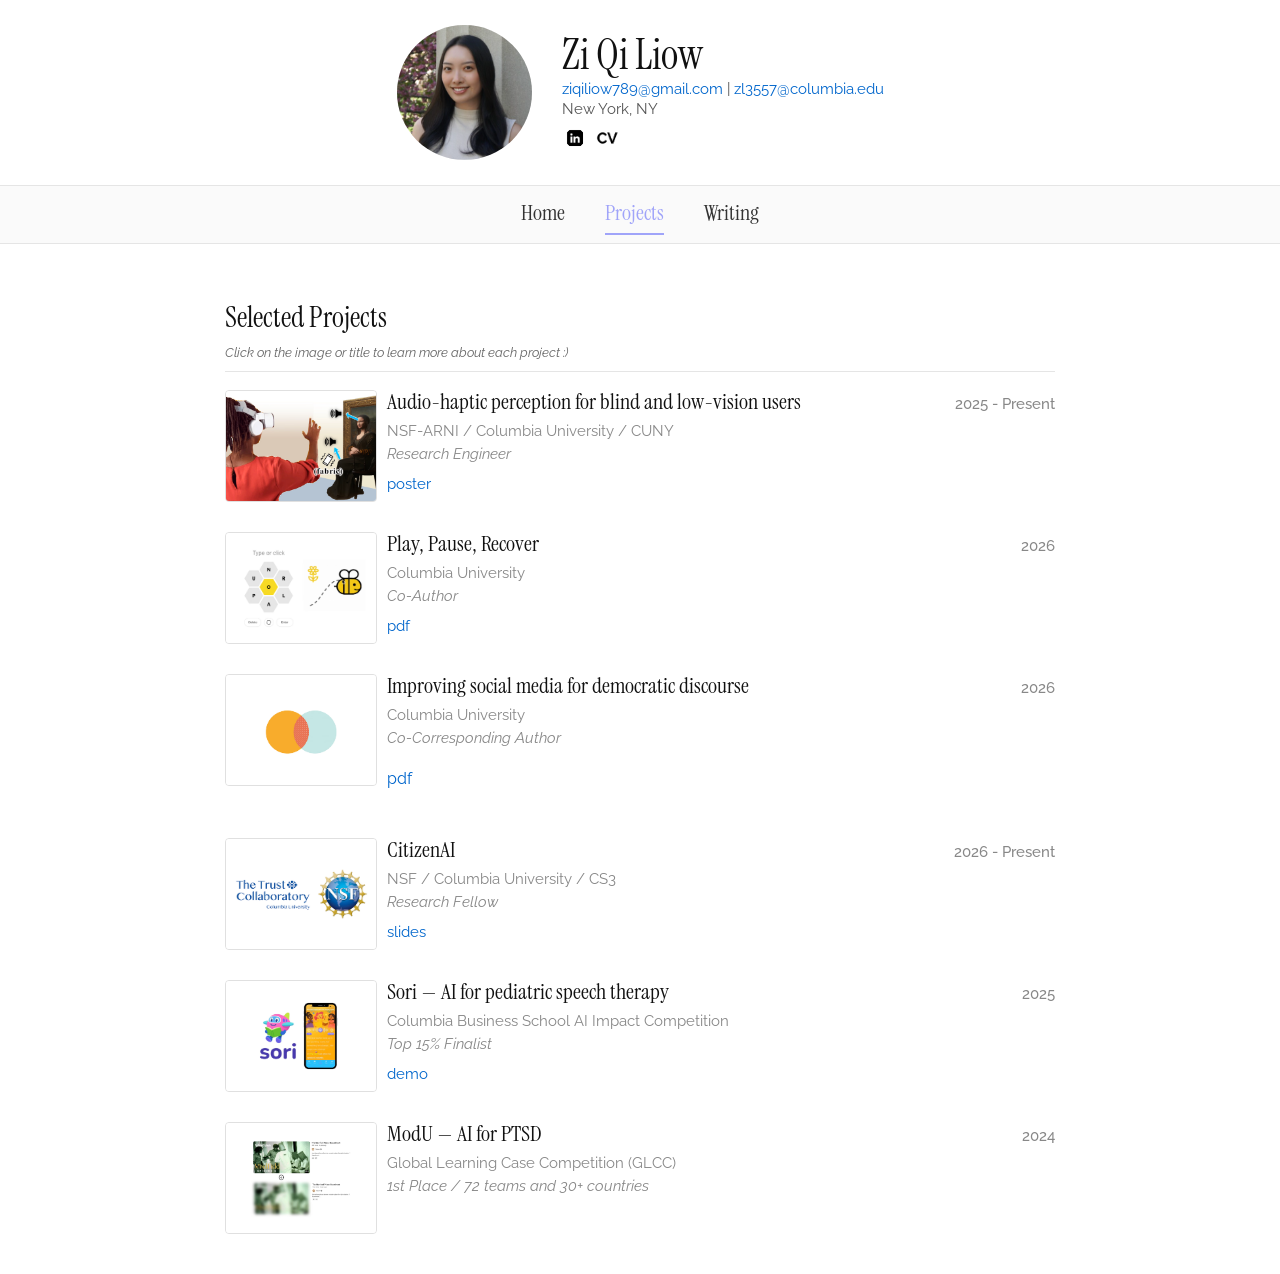
<file: projects.html>
<!DOCTYPE html>
<html lang="en">
<head>
  <meta charset="UTF-8">
  <meta name="viewport" content="width=device-width, initial-scale=1.0">
  <title>Projects - Zi Qi Liow</title>
  
  <!-- Favicon / Tab Icon -->
  <link rel="icon" type="image/png" href="website_icon.png">
  
  <!-- Google Fonts: Instrument Serif & Raleway -->
  <link rel="preconnect" href="https://fonts.googleapis.com">
  <link rel="preconnect" href="https://fonts.gstatic.com" crossorigin>
  <link href="https://fonts.googleapis.com/css2?family=Instrument+Serif:ital@0;1&family=Raleway:ital,wght@0,400;0,500;0,600;1,400&display=swap" rel="stylesheet">
  
  <link rel="stylesheet" href="style.css">
</head>
<body>

  <!-- Header & Navigation Bar -->
  <header class="header-container">
    <div class="profile-header">
      <div class="profile-photo">
        <img src="profile.jpg" alt="Zi Qi Liow">
      </div>
      <div class="profile-info">
        <h1>Zi Qi Liow</h1>
        <p class="contact-info">
          <a href="mailto:ziqiliow789@gmail.com">ziqiliow789@gmail.com</a> | 
          <a href="mailto:zl3557@columbia.edu">zl3557@columbia.edu</a><br>
          New York, NY
        </p>
        <div class="social-icons">
          <!-- LinkedIn Image Link -->
          <a href="https://www.linkedin.com/in/ziqiliow/" target="_blank" rel="noopener noreferrer" aria-label="LinkedIn">
            <img src="linkedin_logo.png" alt="LinkedIn" class="header-social-img">
          </a>
          <!-- CV Image Link -->
          <a href="https://drive.google.com/file/d/1fkq90Uz7b1A3cPRXqcvSa09ajLrAJp3x/view?usp=sharing" target="_blank" rel="noopener noreferrer" aria-label="CV">
            <img src="cv_logo.png" alt="CV" class="header-social-img">
          </a>
        </div>
      </div>
    </div>

    <!-- Full Width Navigation Bar -->
    <nav class="navbar">
      <div class="nav-content">
        <a href="index.html">Home</a>
        <a href="projects.html" class="active">Projects</a>
        <a href="https://medium.com/@ziqiliow" target="_blank" rel="noopener noreferrer">Writing</a>
      </div>
    </nav>
  </header>

  <div class="container">
    
    <!-- Selected Projects Section -->
    <section id="projects" class="section">
      <div class="section-header-group">
        <h2>Selected Projects</h2>
        <p class="section-subtext">Click on the image or title to learn more about each project :)</p>
      </div>
      
      <!-- Project 1: Audio-Haptic -->
      <div class="project-card">
        <div class="project-image-placeholder clickable" onclick="openModal('audioHapticModal')">
          <img src="audiohaptic_icon.png" alt="Audio-haptic perception icon">
        </div>
        <div class="project-details">
          <div class="project-title-row">
            <h3 class="project-title clickable" onclick="openModal('audioHapticModal')">Audio-haptic perception for blind and low-vision users</h3>
            <span class="project-year">2025 - Present</span>
          </div>
          <div class="project-meta">NSF-ARNI / Columbia University / CUNY</div>
          <div class="project-role">Research Engineer</div>
          <p class="project-description">
            <a href="javascript:void(0)" onclick="openModal('posterImageModal')">poster</a>
          </p>
        </div>
      </div>

      <!-- Project 2: Play, Pause, Recover -->
      <div class="project-card">
        <div class="project-image-placeholder clickable" onclick="openModal('pppModal')">
          <img src="PPP_icon.png" alt="Play, Pause, Recover icon">
        </div>
        <div class="project-details">
          <div class="project-title-row">
            <h3 class="project-title clickable" onclick="openModal('pppModal')">Play, Pause, Recover</h3>
            <span class="project-year">2026</span>
          </div>
          <div class="project-meta">Columbia University</div>
          <div class="project-role">Co-Author</div>
          <p class="project-description">
            <a href="https://drive.google.com/file/d/1htiqvMEo8HlAUTI6R_zsqLbRY6SJNgIN/view?usp=sharing" target="_blank" rel="noopener noreferrer">pdf</a>
          </p>
        </div>
      </div>

      <!-- Project 3: Social Media -->
      <div class="project-card">
        <div class="project-image-placeholder clickable" onclick="openModal('socialMediaModal')">
          <img src="socialmedia_icon.png" alt="Improving social media icon">
        </div>
        <div class="project-details">
          <div class="project-title-row">
            <h3 class="project-title clickable" onclick="openModal('socialMediaModal')">Improving social media for democratic discourse</h3>
            <span class="project-year">2026</span>
          </div>
          <div class="project-meta">Columbia University</div>
          <div class="project-role">Co-Corresponding Author</div>
          <p class="project-authors"><a href="https://arxiv.org/abs/2610.10816" target="_blank" rel="noopener noreferrer">pdf</a></p>
        </div>
      </div>

      <!-- Project 4: CitizenAI -->
      <div class="project-card">
        <div class="project-image-placeholder clickable" onclick="openModal('citizenAiModal')">
          <img src="citizenai_icon.png" alt="CitizenAI icon">
        </div>
        <div class="project-details">
          <div class="project-title-row">
            <h3 class="project-title clickable" onclick="openModal('citizenAiModal')">CitizenAI</h3>
            <span class="project-year">2026 - Present</span>
          </div>
          <div class="project-meta">NSF / Columbia University / CS3</div>
          <div class="project-role">Research Fellow</div>
          <p class="project-description">
            <a href="https://www.canva.com/design/DAGhzsCdu3I/_GArmfffv_qu-0edyMiFbg/view?utm_content=DAGhzsCdu3I&utm_campaign=designshare&utm_medium=link2&utm_source=uniquelinks&utlId=hb4d98f7721" target="_blank" rel="noopener noreferrer">slides</a>
          </p>
        </div>
      </div>

      <!-- Project 5: Sori -->
      <div class="project-card">
        <div class="project-image-placeholder clickable" onclick="openModal('soriModal')">
          <img src="sori_icon.png" alt="Sori icon">
        </div>
        <div class="project-details">
          <div class="project-title-row">
            <h3 class="project-title clickable" onclick="openModal('soriModal')">Sori — AI for pediatric speech therapy</h3>
            <span class="project-year">2025</span>
          </div>
          <div class="project-meta">Columbia Business School AI Impact Competition</div>
          <div class="project-role">Top 15% Finalist</div>
          <p class="project-description">
            <a href="javascript:void(0)" onclick="openModal('soriDemoModal')">demo</a>
          </p>
        </div>
      </div>

      <!-- Project 6: ModU -->
      <div class="project-card">
        <div class="project-image-placeholder clickable" onclick="openModal('modUModal')">
          <img src="modu_icon.png" alt="ModU icon">
        </div>
        <div class="project-details">
          <div class="project-title-row">
            <h3 class="project-title clickable" onclick="openModal('modUModal')">ModU — AI for PTSD</h3>
            <span class="project-year">2024</span>
          </div>
          <div class="project-meta">Global Learning Case Competition (GLCC)</div>
          <div class="project-role">1st Place / 72 teams and 30+ countries</div>
        </div>
      </div>

    </section>

  </div>

  <!-- MODALS SECTION -->

  <!-- Modal 0: Audio-Haptic Poster Image Pop-Up -->
  <div id="posterImageModal" class="modal" role="dialog" aria-modal="true" onclick="closeModal('posterImageModal')">
    <div class="modal-content" onclick="event.stopPropagation()">
      <span class="close-btn" onclick="closeModal('posterImageModal')">&times;</span>
      <img src="audiohaptic_poster.jpg" alt="Audio-Haptic Poster">
    </div>
  </div>

  <!-- Modal 0.5: Sori Demo Video Pop-Up -->
  <div id="soriDemoModal" class="modal" role="dialog" aria-modal="true" onclick="closeModal('soriDemoModal')">
    <div class="modal-content video-modal-content" onclick="event.stopPropagation()">
      <span class="close-btn" onclick="closeModal('soriDemoModal')">&times;</span>
      <video id="soriVideo" controls style="width: 100%; border-radius: 6px;">
        <source src="sori_demo.mp4" type="video/mp4">
        Your browser does not support the video tag.
      </video>
    </div>
  </div>

  <!-- Modal 1: Audio-Haptic -->
  <div id="audioHapticModal" class="modal" role="dialog" aria-modal="true" onclick="closeModal('audioHapticModal')">
    <div class="modal-content project-modal-content" onclick="event.stopPropagation()">
      <span class="close-btn" onclick="closeModal('audioHapticModal')">&times;</span>
      <h2>Audio-haptic perception for blind and low-vision users</h2>
      <div class="modal-meta-bar">
        <span><strong>Role:</strong> Research Engineer</span> | 
        <span><strong>Venue:</strong> NSF-ARNI / Columbia / CUNY</span> | 
        <span><strong>Timeline:</strong> 2025 - Present</span>
      </div>
      <div class="modal-body">
        <p>
          This research is funded through the AI Institute for Artificial and Natural Intelligence (ARNI), a $20 million multidisciplinary initiative established by the National Science Foundation (NSF).
        </p>
        <p>
          <strong>PI:</strong> Kathleen McKeown, Columbia<br>
          <strong>Co-PIs:</strong> Brian A. Smith, Columbia; Tatiana Aloi Emmanouil, CUNY; Nikolaus Kriegeskorte, Columbia; Carl Vondrick, Columbia
        </p>
        <h3>Overview</h3>
        <p>
          A picture is worth a thousand words, but only if the viewer can experience it. Our project aims to help blind and low-vision (BLV) people experience works of art, including their sensory and semantic dimensions, their emotional valence, the artist’s intentions, and other contextual information. Our project brings together researchers from vision, language, and interaction design, all informed by cognitive science, to develop AI Art Immersion for the visually impaired. Our work is inspired by the human visual system, which gives us an instant sense of our surroundings and lets us explore a complex scene interactively with eye movements and internal shifts of attention, enabling us to rapidly grasp the layout, the objects and characters present, and how the elements relate to each other.
        </p>
        <h3>Partnerships</h3>
        <ul>
          <li>Helen Keller Services for the Blind</li>
          <li>National Gallery of Art</li>
          <li>New York Hall of Science</li>
        </ul>
      </div>
    </div>
  </div>

  <!-- Modal 2: Play, Pause, Recover -->
  <div id="pppModal" class="modal" role="dialog" aria-modal="true" onclick="closeModal('pppModal')">
    <div class="modal-content project-modal-content" onclick="event.stopPropagation()">
      <span class="close-btn" onclick="closeModal('pppModal')">&times;</span>
      <h2>Play, Pause, Recover</h2>
      <div class="modal-meta-bar">
        <span><strong>Role:</strong> Co-Author</span> | 
        <span><strong>Venue:</strong> Columbia University</span> | 
        <span><strong>Year:</strong> 2026</span>
      </div>
      <div class="modal-body">
        <h3>Overview</h3>
        <p>
          Short-term mental fatigue frequently disrupts player engagement in puzzle games. While Dynamic Difficulty Adjustment (DDA) is commonly used to maintain game flow, its invisible modifications to game parameters can compromise player autonomy. Conversely, psychological research shows that micro-breaks restore cognitive capacity in demanding tasks, yet no study has directly compared DDA and diegetic micro-breaks in an interactive puzzle environment. We evaluated both interventions using a modified clone of The New York Times Spelling Bee in a within-subjects study (N = 9). Results indicate that diegetic micro-breaks significantly enhance reported refreshment, autonomy, and perceived fairness, whereas DDA sustains engagement at the expense of player control.
        </p>
      </div>
    </div>
  </div>

  <!-- Modal 3: Social Media -->
  <div id="socialMediaModal" class="modal" role="dialog" aria-modal="true" onclick="closeModal('socialMediaModal')">
    <div class="modal-content project-modal-content" onclick="event.stopPropagation()">
      <span class="close-btn" onclick="closeModal('socialMediaModal')">&times;</span>
      <h2>Improving social media for democratic discourse</h2>
      <div class="modal-meta-bar">
        <span><strong>Role:</strong> Co-Corresponding Author</span> | 
        <span><strong>Venue:</strong> Columbia University</span> | 
        <span><strong>Year:</strong> 2026</span>
      </div>
      <div class="modal-body">
        <h3>Overview</h3>
        <p>
          Designing social media platforms to foster healthy democratic discourse is a critical challenge driven by the limitations of today's engagement-focused, ad-revenue model. To spark cross-disciplinary innovation beyond these profit-driven incentives, this white paper introduces a set of actionable "mechanisms" designed to reduce harms like misinformation and political polarization. Ultimately, this paper serves as both an entry point for public and expert debate and a proposal of designs aimed at rebuilding a digital public sphere that enhances collective intelligence.
        </p>
      </div>
    </div>
  </div>

  <!-- Modal 4: CitizenAI -->
  <div id="citizenAiModal" class="modal" role="dialog" aria-modal="true" onclick="closeModal('citizenAiModal')">
    <div class="modal-content project-modal-content" onclick="event.stopPropagation()">
      <span class="close-btn" onclick="closeModal('citizenAiModal')">&times;</span>
      <h2>CitizenAI</h2>
      <div class="modal-meta-bar">
        <span><strong>Role:</strong> Research Fellow</span> | 
        <span><strong>Venue:</strong> NSF / Columbia / CS3 / Rutgers</span> | 
        <span><strong>Timeline:</strong> 2026 - Present</span>
      </div>
      <div class="modal-body">
        <h3>Overview</h3>
        <p>
          CitizenAI is a 3-year, $1.5M NSF-funded initiative by Columbia University’s Trust Collaboratory, CS3, and Rutgers University. The project creates a bottom-up model for responsible AI development, giving the public direct input into how AI tools are built and deployed.
        </p>
        <h3>Key Aims & Focus</h3>
        <ul>
          <li><strong>Participatory Co-Creation:</strong> Partner with civic organizations, advocacy groups, local businesses, artists, and residents through a participatory design process to build <em>teLLMe</em>, a community-based conversational AI engagement tool.</li>
          <li><strong>Human-AI Interaction & Public Trust:</strong> Conduct interdisciplinary research across social science, engineering, and data science to understand human-AI interactions and build public trust in technology.</li>
          <li><strong>Responsible AI & Governance:</strong> Generate foundational insights to inform responsible AI policy, tech governance, urban data ethics, and the future of human-centered technology.</li>
        </ul>
      </div>
    </div>
  </div>

  <!-- Modal 5: Sori -->
  <div id="soriModal" class="modal" role="dialog" aria-modal="true" onclick="closeModal('soriModal')">
    <div class="modal-content project-modal-content" onclick="event.stopPropagation()">
      <span class="close-btn" onclick="closeModal('soriModal')">&times;</span>
      <h2>Sori — AI for pediatric speech therapy</h2>
      <div class="modal-meta-bar">
        <span><strong>Role:</strong> Top 15% Finalist</span> | 
        <span><strong>Venue:</strong> Columbia Business School AI Impact Competition</span> | 
        <span><strong>Year:</strong> 2025</span>
      </div>
      <div class="modal-body">
        <h3>Overview</h3>
        <p>
          Columbia Business School hosts an AI Impact Competition annually, a month-long start-up challenge to propose a pre-launch idea. Finalists pitch in front of VC investors and professionals from a16z, Bain, Google Gradient Ventures, and more. Our team entered the health care track. The task was to propose an AI-driven solution for your given track, with emphasis on the technical approach.
        </p>
        <h3>Backstory</h3>
        <p>
          In the summer of 2021, I interned at a speech therapy clinic in Hong Kong, where I spent three months training under speech-language pathologists to support children with Selective Mutism and Social Anxiety Disorder. I observed therapy sessions, led behavior reinforcement exercises, and helped design exposure therapy activities tailored to each child. Over time, I noticed a clear gap: once the children left our clinic, there was no structured way to monitor their speech progress or reinforce therapeutic techniques at home. The system lacked a structured way to meaningfully connected outside of sessions.
        </p>
        <blockquote class="modal-prompt-quote">
          How should we design clinician-AI co-intelligence to personalize speech therapy?
        </blockquote>
        <p>
          Our process involved extensive literature review, collaborative ideation sessions, user interviews with speech-language-pathologists, iterative prototyping, and feedback sessions about clinical integration with mentors.
        </p>
        <h3>Our Solution</h3>
        <p>
          Sori is an AI-powered storybook app that detects speech abnormalities and tracks a child's performance over time. Children use the AI chatbot to generate their own story plots and characters, creating personalized storybooks embedded with phonemic structures designed to assess speech patterns seamlessly. After each reading session, results are sent directly to the child’s speech-language pathologist, enabling more tailored and responsive treatment plans. Ultimately, Sori makes the therapy process more fun and personalized to each child.
        </p>
      </div>
    </div>
  </div>

  <!-- Modal 6: ModU -->
  <div id="modUModal" class="modal" role="dialog" aria-modal="true" onclick="closeModal('modUModal')">
    <div class="modal-content project-modal-content" onclick="event.stopPropagation()">
      <span class="close-btn" onclick="closeModal('modUModal')">&times;</span>
      <h2>ModU — AI for PTSD</h2>
      <div class="modal-meta-bar">
        <span><strong>Role:</strong> 1st Place (72 teams, 30+ countries)</span> | 
        <span><strong>Venue:</strong> Global Learning Case Competition (GLCC)</span> | 
        <span><strong>Year:</strong> 2024</span>
      </div>
      <div class="modal-body">
        <h3>Overview</h3>
        <p>
          Hosted by the University of Toronto, the Global Learning Case Competition (GLCC) invites students globally to collaborate on innovative solutions for pressing global challenges. Over 72 hours, participants work in teams, culminating in a final presentation evaluated by a panel of judges. Our prompt was: “What is one innovative way that artificial intelligence can be used for positive social change in your discipline(s) or communities?”
        </p>
        <h3>Backstory</h3>
        <p>
          Post-Traumatic Stress Disorder (PTSD) is a mental and behavioral disorder that can develop from directly or indirectly experiencing a traumatic event.
        </p>
        <p>PTSD is characterized by:</p>
        <ul>
          <li>Re-experiencing of the traumatic event(s)</li>
          <li>Persistent emotional and physiological arousal in response to reminders of the trauma</li>
          <li>Anxiety in anticipation of the next panic attack</li>
        </ul>
        <p>
          In the physical world, there are ways to manage symptoms by avoiding certain locations, people, or objects. But in the digital world, where content is constant and unfiltered, it only takes one triggering ad, video, photo to activate a panic response in PTSD patients. As a consequence, they may avoid digital spaces (such as social media and websites) to protect themselves, which can exclude them from participation in their personal and work environments.
        </p>
        <blockquote class="modal-prompt-quote">
          How should we re-design digital spaces to help people with PTSD navigate content safely?
        </blockquote>
        <h3>Our Solution</h3>
        <p>
          A plugin extension for text, audio, and visuals—designed with clinical support to help modulate a patient’s exposure to online triggers.
        </p>
        <ol>
          <li><strong>Step 1: Trigger Identification</strong> — Patients work with a psychiatrist to identify their personal triggers.</li>
          <li><strong>Step 2: LLM Model Training</strong> — An AI model is trained on diverse datasets to detect and categorize triggers across text, audio, images, and video.</li>
          <li><strong>Step 3: Real-Time Web Scraping</strong> — The plugin continuously scans incoming digital content.</li>
          <li><strong>Step 4: Content Modulation</strong> — As users interact with content, the plugin responds in real time. They can customize exposure levels (e.g., 90%, 50%, 10%). Based on these settings, the tool can blur, warn, or remove triggering material from their feed.</li>
          <li><strong>Step 5: Patient Dashboard</strong> — ModU's interactive dashboard allows patients to track and reflect on their therapy progress. With the clinician in the loop, patients can gradually increase their exposure to triggering content over time, giving the power of re-integration back into the patient's hands.</li>
        </ol>
        <p>
          Through clinician-AI collaboration, our tool is personalized to one's unique triggers, empowering PTSD patients to navigate online spaces with confidence and security.
        </p>
      </div>
    </div>
  </div>

  <script>
    function openModal(id) {
      const modal = document.getElementById(id);
      if (modal) {
        modal.style.display = 'flex';
        document.body.style.overflow = 'hidden';
      }
    }

    function closeModal(id) {
      const modal = document.getElementById(id);
      if (modal) {
        modal.style.display = 'none';
        document.body.style.overflow = 'auto';
        if (id === 'soriDemoModal') {
          const video = document.getElementById('soriVideo');
          if (video) video.pause();
        }
      }
    }

    /* Close Modals on Escape Key Press */
    document.addEventListener('keydown', function(event) {
      if (event.key === 'Escape') {
        const modals = document.querySelectorAll('.modal');
        modals.forEach(modal => {
          modal.style.display = 'none';
        });
        document.body.style.overflow = 'auto';
        const video = document.getElementById('soriVideo');
        if (video) video.pause();
      }
    });
  </script>

</body>
</html>
</file>
<file: style.css>
/* Font Setup & General Styling */
body {
  font-family: 'Raleway', -apple-system, BlinkMacSystemFont, "Segoe UI", Roboto, sans-serif;
  line-height: 1.6;
  color: #333333;
  background-color: #ffffff;
  margin: 0;
  padding: 0;
}

body, p, span, div, li, a, .project-meta, .project-role, .project-year, .project-description {
  font-family: 'Raleway', -apple-system, BlinkMacSystemFont, "Segoe UI", Roboto, sans-serif;
}

/* Main Container Layout */
.container {
  max-width: 860px;
  margin: 25px auto;
  padding: 0 15px;
  box-sizing: border-box;
}

/* Headings with Instrument Serif */
h1, h2, .project-title, .navbar a {
  font-family: 'Instrument Serif', Georgia, serif;
  font-weight: 400;
  color: #111111;
}

/* Header Container (Top spacing matching bottom spacing) */
.header-container {
  width: 100%;
  margin-top: 25px;
  display: flex;
  flex-direction: column;
  align-items: center;
}

/* Side-by-Side Profile Header */
.profile-header {
  display: flex;
  flex-direction: row;
  align-items: center;
  justify-content: center;
  gap: 30px;
  margin-top: 0;
  margin-bottom: 25px;
  max-width: 860px;
  width: 100%;
  padding: 0 15px;
  box-sizing: border-box;
}

.profile-photo {
  display: flex;
  align-items: center;
}

.profile-photo img {
  width: 135px;
  height: 135px;
  object-fit: cover;
  border-radius: 50%;
  background-color: #f0f0f0;
  display: block;
}

.profile-info {
  text-align: left;
}

.profile-info h1 {
  margin: 0 0 2px 0;
  font-size: 2.6rem;
  line-height: 1.05;
}

.contact-info {
  margin: 0;
  color: #555555;
  font-size: 0.92rem;
  line-height: 1.35;
}

/* Social Icons Row (Aligned directly under text) */
.social-icons {
  display: flex;
  gap: 6px;
  align-items: center;
  margin-top: 6px;
  padding-left: 0;
  justify-content: flex-start;
}

.social-icons a {
  display: inline-flex;
  align-items: center;
  transition: transform 0.2s ease, opacity 0.2s ease;
}

.social-icons a:hover {
  transform: translateY(-2px);
  opacity: 0.8;
}

.header-social-img {
  width: 26px;
  height: 26px;
  object-fit: contain;
  display: block;
}

/* Global Link Styles */
a {
  color: #0066cc;
  text-decoration: none;
  transition: color 0.2s ease;
}

a:hover,
a:active {
  color: #a0a4f9 !important;
  text-decoration: underline;
}

/* Full-Width Navigation Bar */
.navbar {
  width: 100%;
  border-top: 1px solid #e5e5e5;
  border-bottom: 1px solid #e5e5e5;
  background-color: #fafafa;
  margin-top: 0;
  margin-bottom: 25px;
}

.nav-content {
  max-width: 860px;
  margin: 0 auto;
  display: flex;
  justify-content: center;
  gap: 40px;
  padding: 8px 15px;
  box-sizing: border-box;
}

.navbar a {
  font-size: 1.35rem;
  color: #333333;
  text-decoration: none;
  padding: 2px 0;
}

.navbar a:hover,
.navbar a:active,
.navbar a.active {
  color: #a0a4f9 !important;
  border-bottom: 2px solid #a0a4f9;
}

/* Sections */
.section {
  margin-bottom: 40px;
}

.section h2 {
  font-size: 1.8rem;
  border-bottom: 1px solid #e5e5e5;
  padding-bottom: 6px;
  margin-bottom: 18px;
}
/* Section Subtext Placement (Above the horizontal line, smaller & italicized) */
.section-subtext {
  font-family: 'Raleway', -apple-system, BlinkMacSystemFont, "Segoe UI", Roboto, sans-serif;
  font-style: italic;
  font-size: 0.82rem;
  color: #666666;
  margin-top: 2px;
  margin-bottom: 8px;
}

/* Adjust Section Heading Margin for Subtext Placement */
/* Section Heading & Subtext Group (Horizontal line sits under the subtext) */
.section h2 {
  font-size: 1.8rem;
  margin-top: 0;
  margin-bottom: 2px;
  border-bottom: none; /* Removed border from h2 */
  padding-bottom: 0;
}

.section-subtext {
  font-family: 'Raleway', -apple-system, BlinkMacSystemFont, "Segoe UI", Roboto, sans-serif;
  font-style: italic;
  font-size: 0.82rem;
  color: #666666;
  margin-top: 2px;
  margin-bottom: 18px;
  padding-bottom: 8px;
  border-bottom: 1px solid #e5e5e5; /* Border now sits below the subtext */
}

/* Sori Demo Video Modal Matching White Project Modal Style */
.modal-content.video-modal-content {
  position: relative;
  max-width: 580px; /* Same max-width as project modals */
  max-height: 75vh;  /* Same max-height as project modals */
  width: 90%;
  background-color: #ffffff; /* White background matching rest of projects */
  border-radius: 12px;
  padding: 2rem 1.8rem;
  box-shadow: 0 10px 30px rgba(0, 0, 0, 0.2);
  overflow-y: auto;
  box-sizing: border-box;
}

.modal-content.video-modal-content h2 {
  font-family: 'Instrument Serif', Georgia, serif;
  font-size: 1.8rem;
  margin-top: 0;
  margin-bottom: 0.4rem;
  color: #111111;
  line-height: 1.25;
}

.modal-content.video-modal-content video {
  width: 100%;
  border-radius: 6px;
  margin-top: 0.5rem;
  display: block;
  outline: none;
}

/* Research Interests Grid Layout */
.research-grid {
  display: flex;
  gap: 25px;
  align-items: flex-start;
}

.research-text {
  flex: 1;
}

.research-text p {
  margin-top: 0;
}

.research-graphic {
  width: 210px;
  flex-shrink: 0;
}

.research-graphic img {
  width: 100%;
  height: auto;
  border-radius: 4px;
}

/* Selected Projects Layout */
.project-card {
  display: flex;
  gap: 10px;
  margin-bottom: 30px;
  align-items: flex-start;
}

.project-image-placeholder {
  width: 150px;
  height: 110px;
  flex-shrink: 0;
  background-color: #f8f8f8;
  border-radius: 4px;
  overflow: hidden;
  border: 1px solid #e0e0e0;
}

.project-image-placeholder img {
  width: 100%;
  height: 100%;
  object-fit: cover;
}

.project-details {
  flex-grow: 1;
}

.project-title-row {
  display: flex;
  justify-content: space-between;
  align-items: baseline;
  gap: 5px;
}

.project-title {
  font-size: 1.35rem;
  margin: 0;
  line-height: 1.2;
}

.project-year {
  color: #888888;
  font-size: 0.95rem;
  font-weight: 500;
  white-space: nowrap;
}

.project-meta {
  color: #888888;
  font-size: 0.92rem;
  margin-top: 3px;
}

.project-role {
  color: #888888;
  font-size: 0.92rem;
  font-style: italic;
  margin-bottom: 6px;
}

.project-description {
  margin: 0;
  font-size: 0.92rem;
  color: #555555;
}

/* Interactive Clickable Elements & Hover Animation */
.clickable {
  cursor: pointer;
  transition: transform 0.2s ease, opacity 0.2s ease;
}

.clickable:hover {
  transform: scale(1.025);
  opacity: 0.9;
}

/* News Section Layout */
.news-list {
  list-style: none;
  padding: 0;
  margin: 0;
}

.news-list li {
  display: flex;
  gap: 25px;
  margin-bottom: 14px;
  font-size: 0.95rem;
  align-items: baseline;
}

.news-date {
  width: 85px;
  flex-shrink: 0;
  color: #777777;
  font-weight: 500;
}

.news-content {
  color: #333333;
}

/* Pop-Up Modal Styling */
.modal {
  display: none;
  position: fixed;
  z-index: 1000;
  left: 0;
  top: 0;
  width: 100%;
  height: 100%;
  background-color: rgba(0, 0, 0, 0.65);
  justify-content: center;
  align-items: center;
  padding: 1rem;
}

.modal-content.project-modal-content {
  position: relative;
  max-width: 580px;
  max-height: 75vh;
  width: 90%;
  background-color: #ffffff;
  border-radius: 12px;
  padding: 2rem 1.8rem;
  box-shadow: 0 10px 30px rgba(0, 0, 0, 0.2);
  overflow-y: auto;
  color: #222222;
  text-align: left;
}

.modal-content img {
  max-width: 100%;
  max-height: 80vh;
  display: block;
}

.project-modal-content h2 {
  font-family: 'Instrument Serif', Georgia, serif;
  font-size: 1.8rem;
  margin-top: 0;
  margin-bottom: 0.4rem;
  color: #111111;
  line-height: 1.25;
}

.modal-meta-bar {
  font-size: 0.82rem;
  color: #666666;
  border-bottom: 1px solid #eeeeee;
  padding-bottom: 0.8rem;
  margin-bottom: 1.2rem;
}

.modal-body h3 {
  font-family: 'Instrument Serif', Georgia, serif;
  font-size: 1.3rem;
  margin-top: 1.3rem;
  margin-bottom: 0.4rem;
  color: #222222;
}

.modal-body p, .modal-body li {
  font-family: 'Raleway', -apple-system, BlinkMacSystemFont, "Segoe UI", Roboto, sans-serif;
  font-size: 0.9rem;
  line-height: 1.55;
  color: #444444;
  margin-bottom: 0.8rem;
}

.modal-body ul, .modal-body ol {
  padding-left: 1.2rem;
  margin-bottom: 1rem;
}

.modal-body li {
  margin-bottom: 0.4rem;
}

.modal-prompt-quote {
  font-family: 'Instrument Serif', Georgia, serif;
  font-size: 1.35rem;
  font-style: italic;
  line-height: 1.3;
  background-color: #f8f9fa;
  border-left: 3px solid #a0a4f9;
  margin: 1.2rem 0;
  padding: 0.8rem 1.1rem;
  color: #222222;
}

.close-btn {
  position: absolute;
  top: 0.8rem;
  right: 1.2rem;
  font-size: 1.8rem;
  font-weight: bold;
  color: #666666;
  cursor: pointer;
  line-height: 1;
}

.close-btn:hover {
  color: #000000;
}

/* Responsive Adjustments */
@media (max-width: 650px) {
  .profile-header {
    flex-direction: column;
    text-align: center;
  }

  .container {
    padding: 0 15px;
  }

  .profile-info {
    text-align: center;
  }

  .social-icons {
    justify-content: center;
  }

  .research-grid {
    flex-direction: column;
  }

  .research-graphic {
    width: 100%;
    max-width: 260px;
    margin: 0 auto;
  }

  .nav-content {
    gap: 20px;
    padding: 8px 15px;
  }

  .navbar a {
    font-size: 1.15rem;
  }

  .project-card {
    flex-direction: column;
  }

  .project-image-placeholder {
    width: 100%;
    height: 160px;
  }

  .project-title-row {
  display: flex;
  justify-content: space-between;
  align-items: baseline;
  width: 100%;
  margin-bottom: 2px; 
}

  .news-list li {
    flex-direction: column;
    gap: 4px;
    margin-bottom: 16px;
  }

}
.project-links a {
  display: inline-block;
  border: 1px solid black; /* Thin black outline */
  padding: 4px 8px;        /* Creates the box spacing around the text */
  text-decoration: none;   /* Removes the default underline */
  color: inherit;          /* Keeps your current text color */
  margin-right: 6px;       /* Adds a little space between multiple links */
  border-radius: 3px;      /* Optional: slightly rounds the box corners */
  text-decoration: none !important;
}

/* Optional: Add a slight background color when hovered over */
.project-links a:hover {
  background-color: black !important; /* Fills the box with black */
  color: white !important;            /* Changes the text to white */
  text-decoration: none !important;   /* Keeps the underline hidden */
}
</file>
